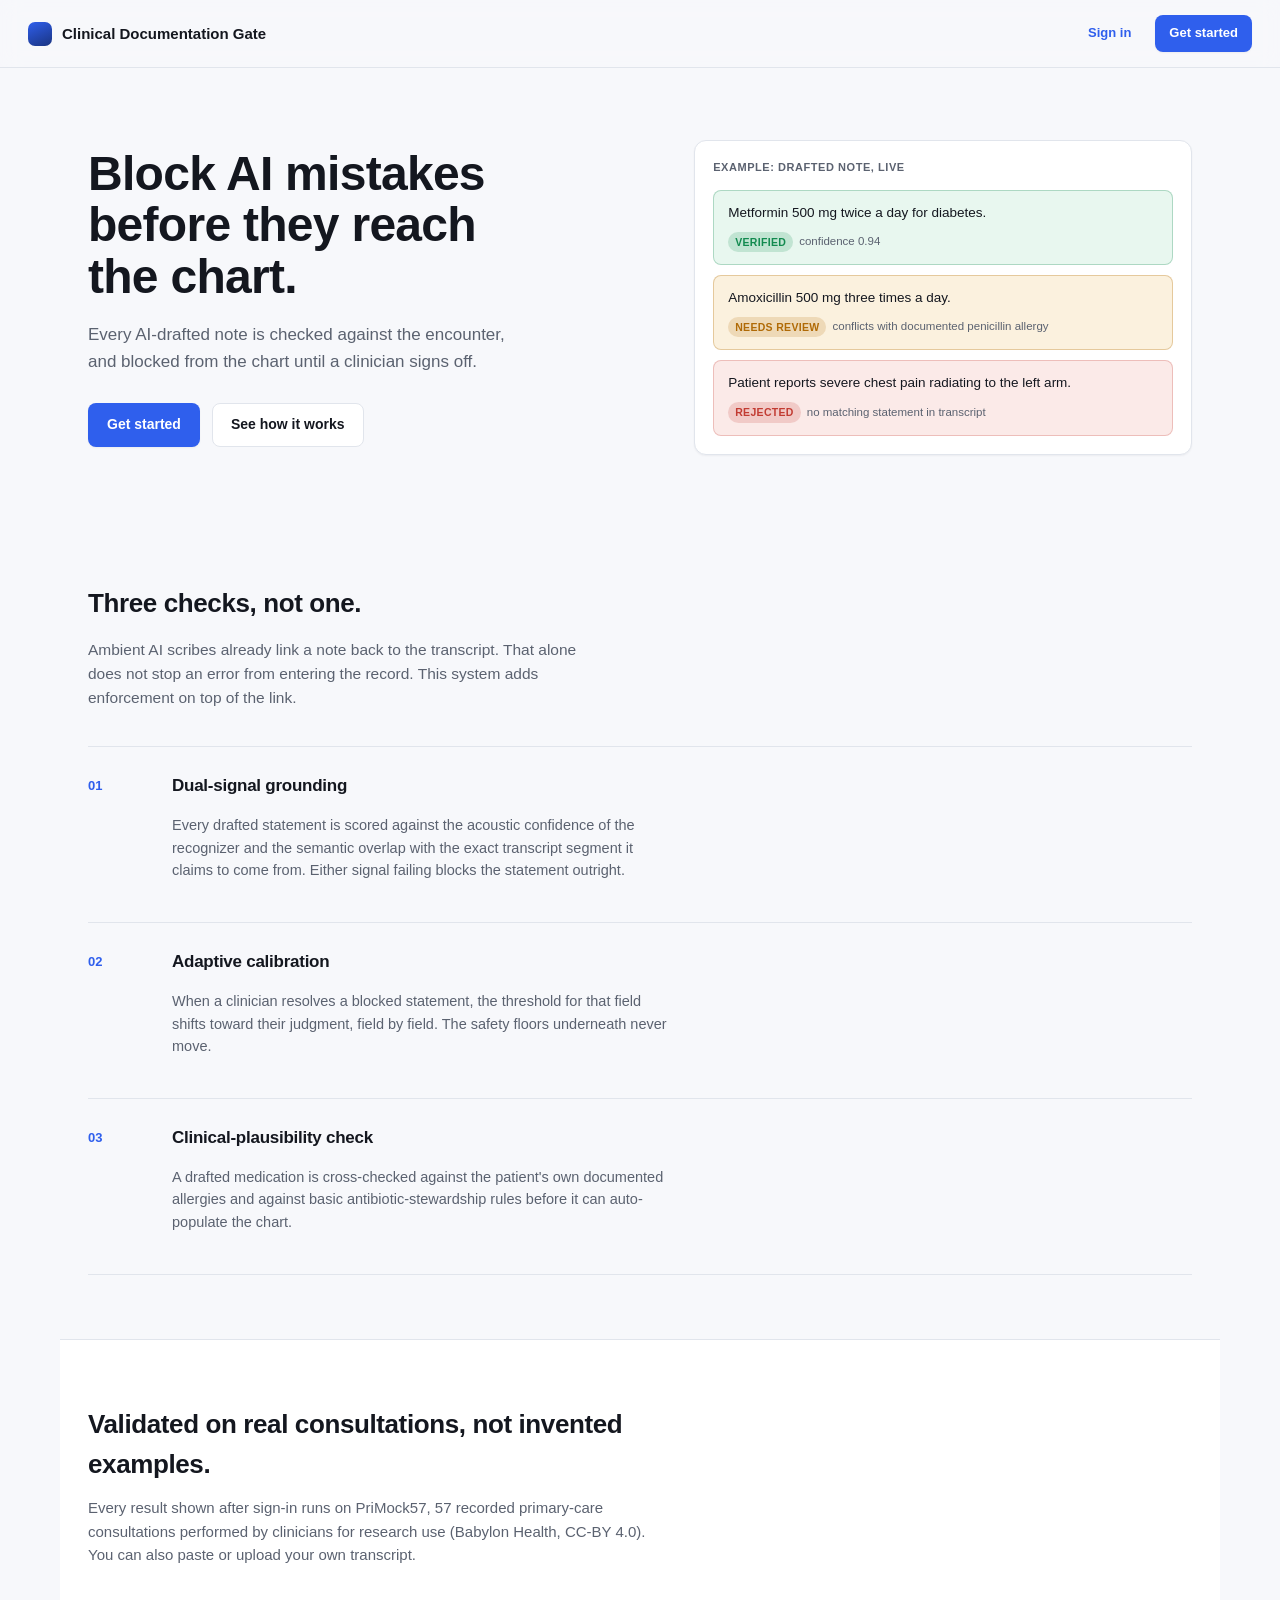
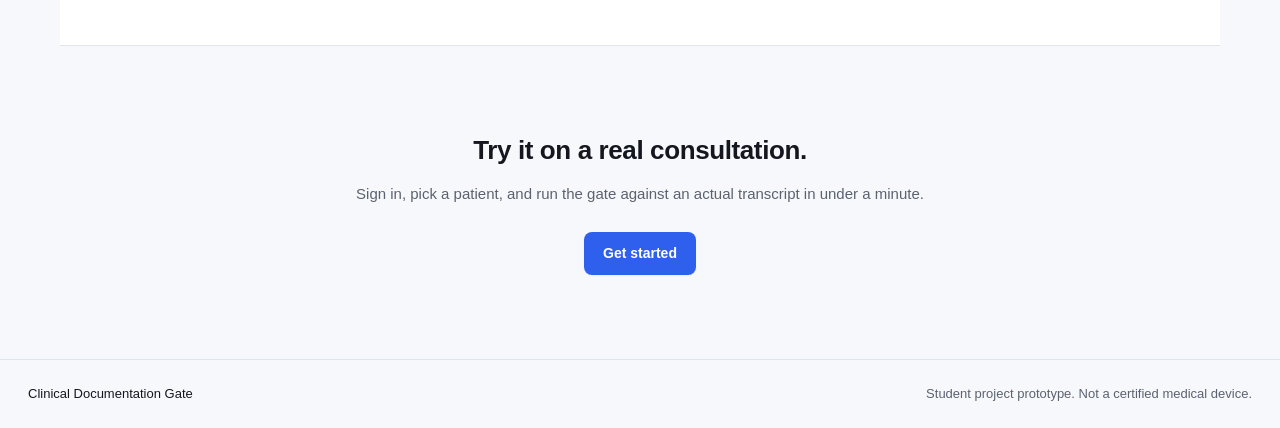
<file: prototype/web/index.html>
<!doctype html>
<html lang="en">
<head>
<meta charset="utf-8">
<meta name="viewport" content="width=device-width, initial-scale=1">
<title>Clinical Documentation Gate</title>
<link rel="stylesheet" href="tokens.css">
<link rel="stylesheet" href="index.css">
</head>
<body>
  <nav class="nav">
    <div class="nav-brand"><span class="mark" aria-hidden="true"></span>Clinical Documentation Gate</div>
    <div class="nav-links">
      <a href="login.html" class="btn btn-ghost btn-sm">Sign in</a>
      <a href="login.html?mode=signup" class="btn btn-primary btn-sm">Get started</a>
    </div>
  </nav>

  <header class="hero">
    <div class="hero-copy">
      <h1>Block AI mistakes before they reach the chart.</h1>
      <p class="hero-sub">Every AI-drafted note is checked against the encounter, and blocked from the chart until a clinician signs off.</p>
      <div class="hero-cta">
        <a href="login.html?mode=signup" class="btn btn-primary">Get started</a>
        <a href="#how" class="btn btn-secondary">See how it works</a>
      </div>
    </div>
    <div class="hero-visual card" aria-hidden="true">
      <div class="preview-label">Example: drafted note, live</div>
      <div class="preview-card verified">
        <div class="preview-text">Metformin 500&nbsp;mg twice a day for diabetes.</div>
        <div class="preview-meta"><span class="badge badge-verified">Verified</span> confidence 0.94</div>
      </div>
      <div class="preview-card pending">
        <div class="preview-text">Amoxicillin 500&nbsp;mg three times a day.</div>
        <div class="preview-meta"><span class="badge badge-pending">Needs review</span> conflicts with documented penicillin allergy</div>
      </div>
      <div class="preview-card rejected">
        <div class="preview-text">Patient reports severe chest pain radiating to the left arm.</div>
        <div class="preview-meta"><span class="badge badge-rejected">Rejected</span> no matching statement in transcript</div>
      </div>
    </div>
  </header>

  <section id="how" class="section">
    <div class="section-intro">
      <h2>Three checks, not one.</h2>
      <p>Ambient AI scribes already link a note back to the transcript. That alone does not stop an error from entering the record. This system adds enforcement on top of the link.</p>
    </div>
    <div class="signal-list">
      <div class="signal-row">
        <div class="signal-index">01</div>
        <div>
          <h3>Dual-signal grounding</h3>
          <p>Every drafted statement is scored against the acoustic confidence of the recognizer and the semantic overlap with the exact transcript segment it claims to come from. Either signal failing blocks the statement outright.</p>
        </div>
      </div>
      <div class="signal-row">
        <div class="signal-index">02</div>
        <div>
          <h3>Adaptive calibration</h3>
          <p>When a clinician resolves a blocked statement, the threshold for that field shifts toward their judgment, field by field. The safety floors underneath never move.</p>
        </div>
      </div>
      <div class="signal-row">
        <div class="signal-index">03</div>
        <div>
          <h3>Clinical-plausibility check</h3>
          <p>A drafted medication is cross-checked against the patient's own documented allergies and against basic antibiotic-stewardship rules before it can auto-populate the chart.</p>
        </div>
      </div>
    </div>
  </section>

  <section class="section band">
    <div class="band-content">
      <h2>Validated on real consultations, not invented examples.</h2>
      <p>Every result shown after sign-in runs on PriMock57, 57 recorded primary-care consultations performed by clinicians for research use (Babylon Health, CC-BY 4.0). You can also paste or upload your own transcript.</p>
    </div>
  </section>

  <section class="section cta-section">
    <h2>Try it on a real consultation.</h2>
    <p>Sign in, pick a patient, and run the gate against an actual transcript in under a minute.</p>
    <a href="login.html?mode=signup" class="btn btn-primary">Get started</a>
  </section>

  <footer class="footer">
    <span>Clinical Documentation Gate</span>
    <span class="muted">Student project prototype. Not a certified medical device.</span>
  </footer>
</body>
</html>
</file>
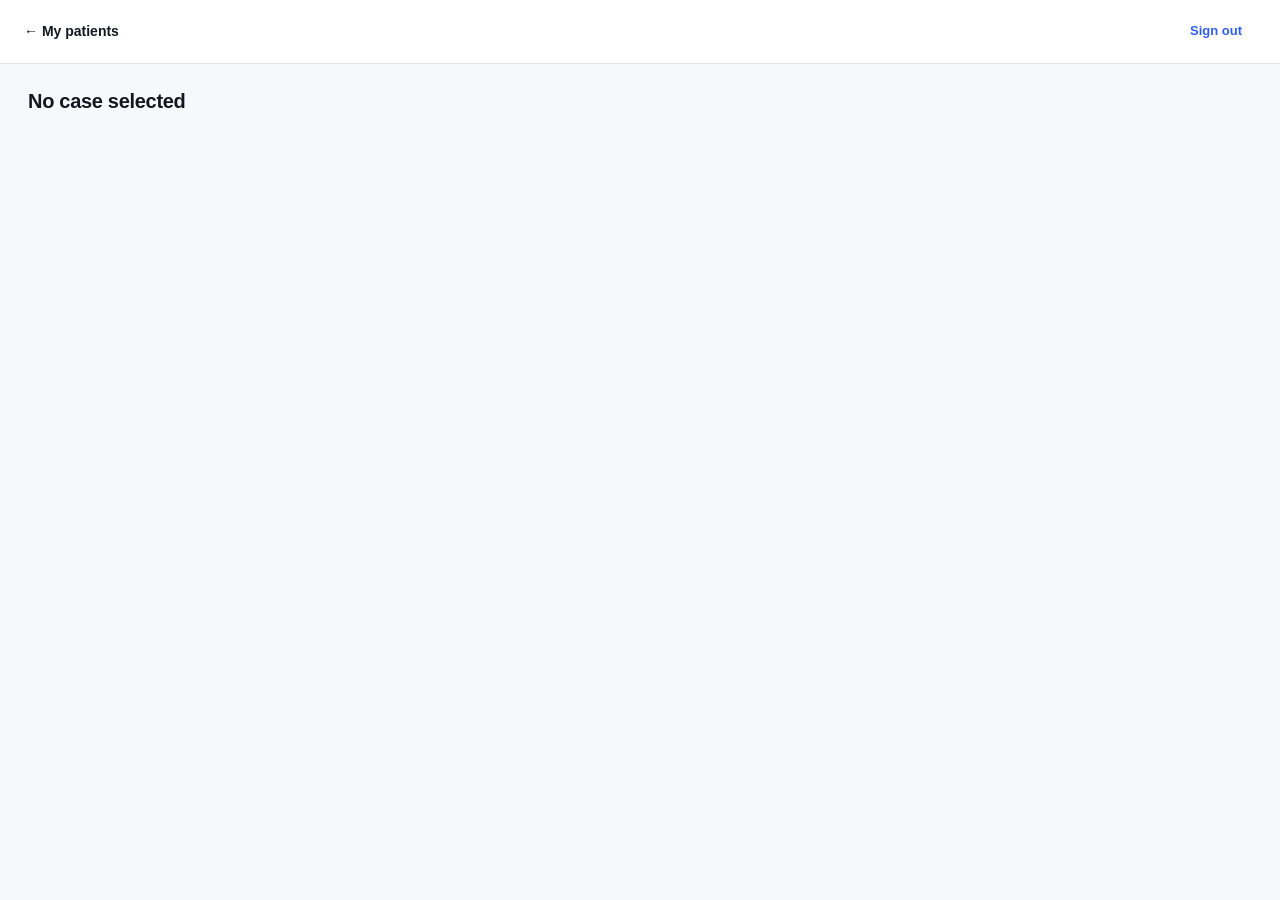
<file: prototype/web/case.html>
<!doctype html>
<html lang="en">
<head>
<meta charset="utf-8">
<meta name="viewport" content="width=device-width, initial-scale=1">
<title>Case — Clinical Documentation Gate</title>
<link rel="stylesheet" href="tokens.css">
<link rel="stylesheet" href="case.css">
</head>
<body>
  <nav class="topbar">
    <a href="app.html" class="back-link">&larr; My patients</a>
    <div class="topbar-right">
      <span id="doctor-name" class="muted"></span>
      <button id="logout-btn" class="btn btn-ghost btn-sm">Sign out</button>
    </div>
  </nav>

  <header class="case-header">
    <h1 id="case-title">Loading case…</h1>
    <p class="muted" id="case-meta"></p>
    <dl class="pipeline-meta" id="pipeline-meta"></dl>
  </header>

  <main id="app" class="layout" hidden>
    <section class="panel transcript-panel">
      <h2>Source transcript</h2>
      <p class="panel-hint">Underlined words were recognised with low confidence. Click a fact to see its quoted evidence.</p>
      <div id="transcript" class="transcript"></div>
    </section>

    <section class="panel note-panel">
      <h2>Structured note</h2>
      <div id="note-fields"></div>

      <div id="pending-block" class="sub-block" hidden>
        <h3 class="pending-heading">Pending your review</h3>
        <div id="pending-list"></div>
      </div>

      <div id="rejected-block" class="sub-block" hidden>
        <h3 class="rejected-heading">Reviewed and rejected</h3>
        <div id="rejected-list"></div>
      </div>
    </section>

    <section class="panel side-panel">
      <div class="sub-block">
        <h3>Adaptive thresholds</h3>
        <p class="panel-hint">Your thresholds across all your cases. Each approve/reject of a borderline fact moves that field's bar; they start at 0.75.</p>
        <table id="calibration-table" class="calibration-table">
          <thead><tr><th>Field</th><th>Auto-insert threshold</th><th></th></tr></thead>
          <tbody></tbody>
        </table>
      </div>

      <div class="sub-block">
        <button id="audit-toggle" class="btn btn-ghost btn-sm">Show audit trail</button>
        <div id="audit-log" class="audit-log" hidden></div>
      </div>
    </section>
  </main>

  <audio id="player" preload="none" hidden></audio>
  <script src="case.js"></script>
</body>
</html>
</file>
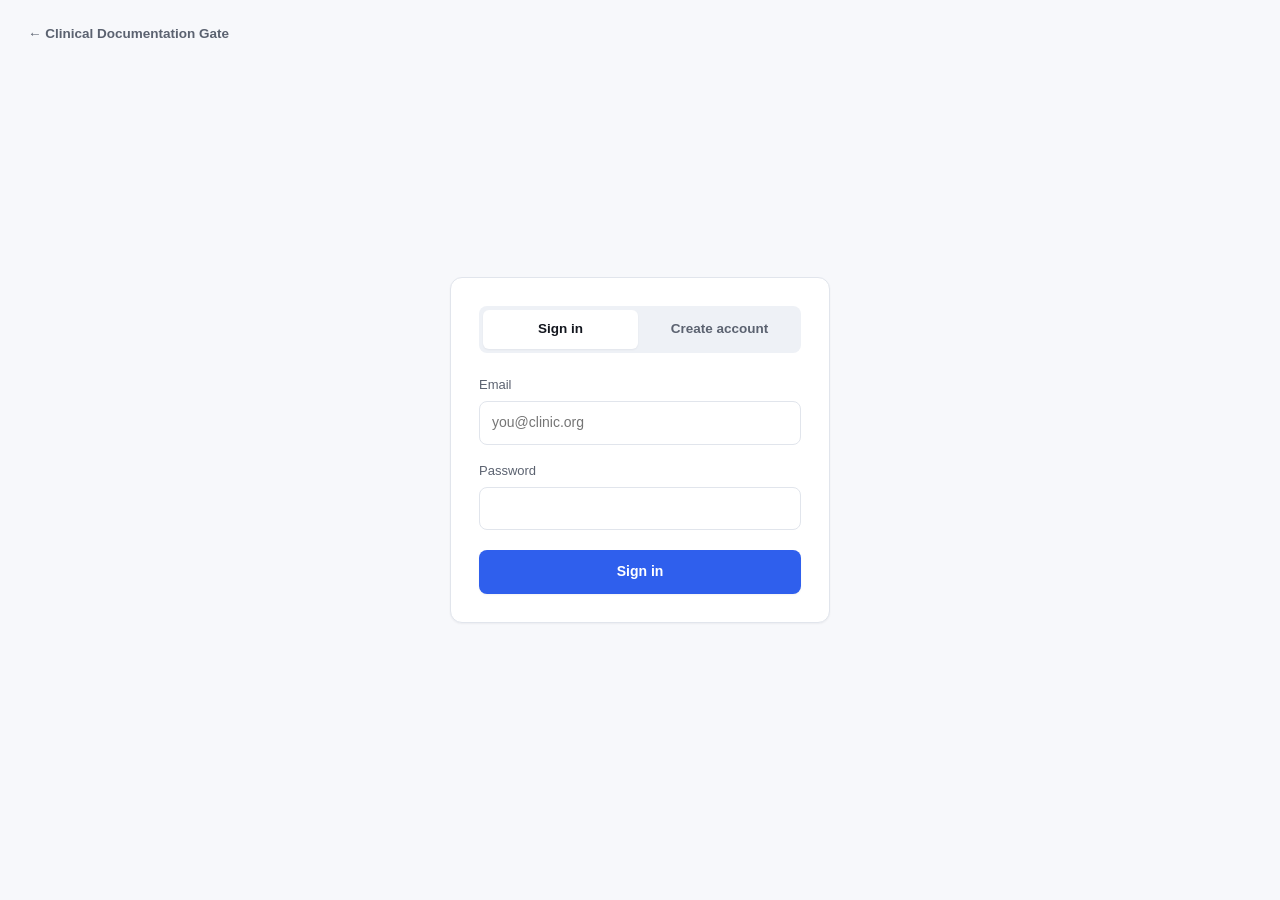
<file: prototype/web/login.html>
<!doctype html>
<html lang="en">
<head>
<meta charset="utf-8">
<meta name="viewport" content="width=device-width, initial-scale=1">
<title>Sign in — Clinical Documentation Gate</title>
<link rel="stylesheet" href="tokens.css">
<link rel="stylesheet" href="auth.css">
</head>
<body>
  <a href="/" class="back-link">&larr; Clinical Documentation Gate</a>

  <main class="auth-wrap">
    <div class="auth-card card">
      <div class="tabs">
        <button class="tab" id="tab-login">Sign in</button>
        <button class="tab" id="tab-signup">Create account</button>
      </div>

      <form id="login-form" class="auth-form">
        <label>Email
          <input type="email" id="login-email" required autocomplete="email" placeholder="you@clinic.org">
        </label>
        <label>Password
          <input type="password" id="login-password" required autocomplete="current-password">
        </label>
        <p class="error" id="login-error" hidden></p>
        <button type="submit" class="btn btn-primary">Sign in</button>
      </form>

      <form id="signup-form" class="auth-form" hidden>
        <label>Full name
          <input type="text" id="signup-name" required autocomplete="name" placeholder="Dr. Asha Rao">
        </label>
        <label>Email
          <input type="email" id="signup-email" required autocomplete="email" placeholder="you@clinic.org">
        </label>
        <label>Password
          <input type="password" id="signup-password" required autocomplete="new-password" minlength="6">
        </label>
        <p class="error" id="signup-error" hidden></p>
        <button type="submit" class="btn btn-primary">Create account</button>
      </form>
    </div>
  </main>

  <script src="auth.js"></script>
</body>
</html>
</file>
<file: prototype/web/tokens.css>
:root {
  --bg: #f7f8fb;
  --surface: #ffffff;
  --surface-2: #eef1f6;
  --border: #e1e5ec;
  --text: #14171f;
  --text-muted: #5b6270;
  --accent: #2f5fed;
  --accent-hover: #2649c4;
  --accent-contrast: #ffffff;
  --accent-soft: #e9eefd;

  --verified: #128a4f;
  --verified-bg: #e8f7ef;
  --pending: #b06a06;
  --pending-bg: #fbf1de;
  --rejected: #c23b32;
  --rejected-bg: #fbeae8;

  --radius-sm: 8px;
  --radius: 12px;
  --radius-lg: 18px;
  --shadow-sm: 0 1px 2px rgba(20, 23, 31, 0.05);
  --shadow: 0 2px 8px rgba(20, 23, 31, 0.06), 0 10px 28px rgba(20, 23, 31, 0.05);
}

@media (prefers-color-scheme: dark) {
  :root {
    --bg: #0d0f14;
    --surface: #161a22;
    --surface-2: #1d222c;
    --border: #2a2f3a;
    --text: #eef0f4;
    --text-muted: #97a0b3;
    --accent: #5b86ff;
    --accent-hover: #7a9dff;
    --accent-contrast: #0a0e18;
    --accent-soft: #1a2440;

    --verified: #3fc17d;
    --verified-bg: #123423;
    --pending: #e2a13a;
    --pending-bg: #362510;
    --rejected: #ef6a60;
    --rejected-bg: #351514;

    --shadow-sm: 0 1px 2px rgba(0, 0, 0, 0.3);
    --shadow: 0 4px 16px rgba(0, 0, 0, 0.35), 0 14px 36px rgba(0, 0, 0, 0.3);
  }
}

* { box-sizing: border-box; }

/* The hidden attribute must always win over component display rules
   (flex/grid) that share its specificity - this is the standard fix
   used by most CSS frameworks. */
[hidden] { display: none !important; }

html, body {
  margin: 0;
  background: var(--bg);
  color: var(--text);
  font-family: -apple-system, BlinkMacSystemFont, "Segoe UI", Roboto, Helvetica, Arial, sans-serif;
}

body { font-size: 15px; line-height: 1.55; }

a { color: var(--accent); }

h1, h2, h3, h4 { margin: 0; letter-spacing: -0.015em; }

.btn {
  display: inline-flex; align-items: center; justify-content: center; gap: 8px;
  font: inherit; font-size: 14px; font-weight: 600;
  border-radius: var(--radius-sm); padding: 10px 18px; border: 1px solid transparent;
  cursor: pointer; transition: transform 0.12s ease, background 0.15s ease, box-shadow 0.15s ease;
  white-space: nowrap; text-decoration: none;
}
.btn:active { transform: scale(0.97); }
.btn:disabled { opacity: 0.55; cursor: default; transform: none; }

.btn-primary { background: var(--accent); color: var(--accent-contrast); box-shadow: var(--shadow-sm); }
.btn-primary:hover:not(:disabled) { background: var(--accent-hover); }

.btn-secondary { background: var(--surface); color: var(--text); border-color: var(--border); }
.btn-secondary:hover:not(:disabled) { background: var(--surface-2); }

.btn-ghost { background: transparent; color: var(--accent); }
.btn-ghost:hover:not(:disabled) { background: var(--accent-soft); }

.btn-danger-ghost { background: transparent; color: var(--rejected); border-color: color-mix(in srgb, var(--rejected) 35%, transparent); }
.btn-danger-ghost:hover:not(:disabled) { background: var(--rejected-bg); }

.btn-sm { padding: 7px 13px; font-size: 13px; }

input[type="text"], input[type="email"], input[type="password"], textarea, select {
  font: inherit; font-size: 14px; color: var(--text);
  background: var(--surface); border: 1px solid var(--border);
  border-radius: var(--radius-sm); padding: 10px 12px; width: 100%;
}
input:focus, textarea:focus, select:focus {
  outline: 2px solid color-mix(in srgb, var(--accent) 45%, transparent); outline-offset: 1px; border-color: var(--accent);
}
label { display: flex; flex-direction: column; gap: 6px; font-size: 13px; color: var(--text-muted); font-weight: 500; }

.card { background: var(--surface); border: 1px solid var(--border); border-radius: var(--radius); box-shadow: var(--shadow-sm); }

.muted { color: var(--text-muted); }

@media (prefers-reduced-motion: reduce) {
  * { transition: none !important; animation: none !important; }
}
</file>
<file: prototype/web/index.css>
.nav {
  height: 68px; padding: 0 28px;
  display: flex; align-items: center; justify-content: space-between;
  border-bottom: 1px solid var(--border);
  position: sticky; top: 0; background: color-mix(in srgb, var(--bg) 88%, transparent);
  backdrop-filter: blur(10px);
  z-index: 10;
}
.nav-brand { display: flex; align-items: center; gap: 10px; font-weight: 650; font-size: 15px; }
.mark { width: 24px; height: 24px; border-radius: 7px; background: linear-gradient(155deg, var(--accent), color-mix(in srgb, var(--accent) 55%, black)); }
.nav-links { display: flex; gap: 10px; align-items: center; }

.hero {
  max-width: 1160px; margin: 0 auto;
  padding: 72px 28px 64px;
  display: grid; grid-template-columns: 1.05fr 0.95fr; gap: 56px; align-items: center;
}
.hero-copy h1 { font-size: clamp(32px, 4.4vw, 48px); line-height: 1.08; font-weight: 700; max-width: 15ch; }
.hero-sub { font-size: 17px; color: var(--text-muted); max-width: 46ch; margin-top: 18px; line-height: 1.6; }
.hero-cta { display: flex; gap: 12px; margin-top: 28px; flex-wrap: wrap; }

.hero-visual { padding: 18px; display: flex; flex-direction: column; gap: 10px; }
.preview-label { font-size: 11px; font-weight: 700; text-transform: uppercase; letter-spacing: 0.05em; color: var(--text-muted); margin-bottom: 4px; }
.preview-card { border-radius: var(--radius-sm); padding: 12px 14px; font-size: 13.5px; border: 1px solid transparent; }
.preview-card.verified { background: var(--verified-bg); border-color: color-mix(in srgb, var(--verified) 28%, transparent); }
.preview-card.pending { background: var(--pending-bg); border-color: color-mix(in srgb, var(--pending) 30%, transparent); }
.preview-card.rejected { background: var(--rejected-bg); border-color: color-mix(in srgb, var(--rejected) 25%, transparent); }
.preview-text { margin-bottom: 8px; }
.preview-meta { font-size: 11.5px; color: var(--text-muted); display: flex; gap: 6px; align-items: center; flex-wrap: wrap; }
.badge { font-size: 10.5px; font-weight: 700; text-transform: uppercase; letter-spacing: 0.03em; padding: 2px 7px; border-radius: 999px; }
.badge-verified { background: color-mix(in srgb, var(--verified) 18%, transparent); color: var(--verified); }
.badge-pending { background: color-mix(in srgb, var(--pending) 18%, transparent); color: var(--pending); }
.badge-rejected { background: color-mix(in srgb, var(--rejected) 18%, transparent); color: var(--rejected); }

.section { max-width: 1160px; margin: 0 auto; padding: 64px 28px; }
.section-intro { max-width: 60ch; margin-bottom: 36px; }
.section-intro h2, .section h2 { font-size: 26px; font-weight: 680; margin-bottom: 12px; }
.section-intro p { color: var(--text-muted); font-size: 15.5px; }

.signal-list { display: flex; flex-direction: column; gap: 0; border-top: 1px solid var(--border); }
.signal-row { display: grid; grid-template-columns: 64px 1fr; gap: 20px; padding: 26px 0; border-bottom: 1px solid var(--border); }
.signal-index { font-size: 13px; font-weight: 700; color: var(--accent); font-variant-numeric: tabular-nums; padding-top: 3px; }
.signal-row h3 { font-size: 17px; font-weight: 650; margin-bottom: 8px; }
.signal-row p { color: var(--text-muted); max-width: 62ch; font-size: 14.5px; }

.band { background: var(--surface); border-top: 1px solid var(--border); border-bottom: 1px solid var(--border); }
.band-content { max-width: 68ch; }
.band-content p { color: var(--text-muted); margin-top: 12px; font-size: 15px; }

.cta-section { text-align: center; padding: 84px 28px; }
.cta-section p { color: var(--text-muted); margin: 10px 0 26px; }

.footer {
  display: flex; justify-content: space-between; flex-wrap: wrap; gap: 8px;
  padding: 24px 28px; border-top: 1px solid var(--border); font-size: 13px;
}

@media (max-width: 860px) {
  .hero { grid-template-columns: 1fr; padding-top: 48px; }
  .signal-row { grid-template-columns: 1fr; gap: 6px; }
}
</file>
<file: prototype/web/case.css>
.topbar {
  height: 64px; padding: 0 24px;
  display: flex; align-items: center; justify-content: space-between;
  border-bottom: 1px solid var(--border); background: var(--surface);
  position: sticky; top: 0; z-index: 10;
}
.back-link { font-size: 14px; font-weight: 600; color: var(--text); text-decoration: none; }
.back-link:hover { color: var(--accent); }
.topbar-right { display: flex; align-items: center; gap: 14px; font-size: 13.5px; }

.case-header { max-width: 1400px; margin: 0 auto; padding: 22px 28px 0; }
.case-header h1 { font-size: 20px; font-weight: 650; }
.case-header p { margin-top: 4px; font-size: 13px; }

.layout {
  display: grid;
  grid-template-columns: minmax(0, 1fr) minmax(0, 1.3fr) minmax(0, 0.85fr);
  gap: 18px;
  padding: 20px 28px 40px;
  max-width: 1400px;
  margin: 0 auto;
  align-items: start;
}
.layout[hidden] { display: none; }

.panel { background: var(--surface); border: 1px solid var(--border); border-radius: var(--radius); padding: 18px 20px; box-shadow: var(--shadow-sm); }
.panel h2 { font-size: 13px; font-weight: 650; text-transform: uppercase; letter-spacing: 0.04em; color: var(--text-muted); margin-bottom: 14px; }
.panel h3 { font-size: 13px; font-weight: 650; margin-bottom: 10px; }

.transcript { max-height: 680px; overflow-y: auto; display: flex; flex-direction: column; gap: 10px; padding-right: 4px; }
.segment { padding: 10px 13px; border-radius: var(--radius-sm); background: var(--surface-2); }
.segment .speaker { font-size: 11px; font-weight: 700; letter-spacing: 0.04em; text-transform: uppercase; color: var(--text-muted); display: block; margin-bottom: 3px; }
.segment.speaker-doctor .speaker { color: var(--accent); }
.segment .seg-text { font-size: 13.5px; }
.segment .seg-id { color: var(--text-muted); font-size: 11px; margin-left: 6px; }

.field-group { margin-bottom: 18px; }
.field-group:last-child { margin-bottom: 0; }
.field-group h4 { font-size: 12px; font-weight: 700; text-transform: uppercase; letter-spacing: 0.04em; color: var(--text-muted); margin: 0 0 8px; }

.fact-card { border-radius: var(--radius-sm); padding: 11px 14px; margin-bottom: 8px; font-size: 13.5px; border: 1px solid transparent; transition: opacity 0.3s ease; }
.fact-card.status-verified { background: var(--verified-bg); border-color: color-mix(in srgb, var(--verified) 25%, transparent); }
.fact-card.status-pending { background: var(--pending-bg); border-color: color-mix(in srgb, var(--pending) 30%, transparent); }
.fact-card.status-rejected { background: var(--rejected-bg); border-color: color-mix(in srgb, var(--rejected) 25%, transparent); text-decoration: line-through; opacity: 0.75; }

.fact-card .fact-meta { display: flex; gap: 8px; align-items: center; flex-wrap: wrap; font-size: 11px; color: var(--text-muted); margin-top: 6px; text-decoration: none; }
.fact-card .fact-reason { font-size: 12px; margin-top: 6px; color: var(--pending); text-decoration: none; }
.fact-card .fact-actions { display: flex; gap: 8px; margin-top: 10px; }

.badge { font-size: 10.5px; font-weight: 700; text-transform: uppercase; letter-spacing: 0.03em; padding: 2px 7px; border-radius: 999px; }
.badge-verified { background: color-mix(in srgb, var(--verified) 18%, transparent); color: var(--verified); }
.badge-pending { background: color-mix(in srgb, var(--pending) 18%, transparent); color: var(--pending); }
.badge-rejected { background: color-mix(in srgb, var(--rejected) 18%, transparent); color: var(--rejected); }

.sub-block { margin-top: 20px; padding-top: 18px; border-top: 1px solid var(--border); }
.sub-block:first-child { margin-top: 0; padding-top: 0; border-top: none; }
.pending-heading { color: var(--pending); }
.rejected-heading { color: var(--rejected); }

.calibration-table { width: 100%; border-collapse: collapse; font-size: 12.5px; }
.calibration-table th { text-align: left; color: var(--text-muted); font-weight: 600; padding: 4px 0; border-bottom: 1px solid var(--border); }
.calibration-table td { padding: 7px 0; border-bottom: 1px solid var(--border); }
.calibration-table tr:last-child td { border-bottom: none; }
.threshold-changed { color: var(--accent); font-weight: 700; }

.audit-log { margin-top: 12px; max-height: 320px; overflow-y: auto; font-family: ui-monospace, SFMono-Regular, Menlo, monospace; font-size: 11px; display: flex; flex-direction: column; gap: 6px; }
.audit-entry { padding: 7px 9px; background: var(--surface-2); border-radius: 6px; word-break: break-word; }

@media (max-width: 1080px) {
  .layout { grid-template-columns: 1fr; }
  .transcript { max-height: 320px; }
}

/* --- pipeline provenance --- */
.pipeline-meta { display: flex; flex-wrap: wrap; gap: 6px 22px; margin: 10px 0 0; font-size: 12.5px; }
.pipeline-meta div { display: flex; gap: 6px; }
.pipeline-meta dt { color: var(--text-muted); }
.pipeline-meta dd { margin: 0; font-weight: 550; }
.panel-hint { font-size: 12px; color: var(--text-muted); margin: -6px 0 12px; }

/* --- transcript segments --- */
.segment { border: 1px solid transparent; transition: border-color 0.2s ease, background 0.2s ease; }
.segment.cited { border-color: var(--accent); background: var(--accent-soft); }
.seg-head { display: flex; align-items: center; justify-content: space-between; gap: 8px; margin-bottom: 3px; }
.seg-head .speaker { margin-bottom: 0; }
.segment.speaker-other .speaker { color: var(--pending); }
.seg-inferred { margin-left: 6px; font-size: 10px; font-weight: 600; text-transform: none; letter-spacing: 0; color: var(--text-muted); border: 1px solid var(--border); border-radius: 999px; padding: 0 6px; }
.seg-tools { display: flex; align-items: center; gap: 8px; font-size: 11px; color: var(--text-muted); font-variant-numeric: tabular-nums; }
.seg-acoustic { padding: 1px 6px; border-radius: 999px; background: var(--surface); }
.seg-acoustic.low { color: var(--rejected); background: var(--rejected-bg); }
.play {
  width: 24px; height: 24px; border-radius: 50%; border: 1px solid var(--border); background: var(--surface);
  color: var(--accent); font-size: 9px; cursor: pointer; display: inline-flex; align-items: center; justify-content: center; padding: 0 0 0 2px;
}
.play:hover { border-color: var(--accent); }
.w.weak { text-decoration: underline wavy color-mix(in srgb, var(--rejected) 70%, transparent); text-underline-offset: 3px; }
.w.corrected { text-decoration: underline dotted var(--accent); text-underline-offset: 3px; }
.w.quoted, .segment mark { background: color-mix(in srgb, var(--accent) 22%, transparent); color: inherit; border-radius: 3px; }

/* --- fact cards --- */
.fact-card { cursor: pointer; }
.fact-card.selected { outline: 2px solid var(--accent); outline-offset: 1px; }
.fact-card:focus-visible { outline: 2px solid var(--accent); outline-offset: 1px; }
.fact-card.status-rejected .fact-value { text-decoration: line-through; }
.fact-card.status-rejected { text-decoration: none; }
.sig { font-variant-numeric: tabular-nums; }
.sig b { color: var(--text); font-weight: 650; }
.sig-bad b { color: var(--rejected); }
.sig-na b { color: var(--text-muted); font-weight: 500; }
.fact-src { margin-left: auto; }
.evidence, .plaus { list-style: none; margin: 8px 0 0; padding: 0; display: flex; flex-direction: column; gap: 4px; font-size: 12px; }
.evidence li { color: var(--text-muted); font-style: italic; }
.evidence li.missing { color: var(--rejected); }
.ev-seg { font-style: normal; font-weight: 650; margin-right: 6px; color: var(--accent); }
.ev-miss { font-style: normal; font-weight: 600; }
.plaus li { color: var(--text); }
.plaus-tag { display: inline-block; font-size: 10.5px; font-weight: 700; text-transform: uppercase; letter-spacing: 0.03em; color: var(--rejected); margin-right: 6px; }
.play.playing { background: var(--accent); color: var(--accent-contrast); border-color: var(--accent); padding: 0; }
.cal-origin { font-size: 11px; color: var(--text-muted); text-align: right; }
.cal-origin.learned { color: var(--accent); font-weight: 600; }
.delta { font-size: 11px; font-weight: 600; margin-left: 4px; }
.fact-hint { font-size: 11.5px; color: var(--text-muted); align-self: center; }
</file>
<file: prototype/web/auth.css>
.back-link {
  position: absolute; top: 24px; left: 28px;
  font-size: 13.5px; font-weight: 600; color: var(--text-muted); text-decoration: none;
}
.back-link:hover { color: var(--text); }

.auth-wrap { min-height: 100dvh; display: flex; align-items: center; justify-content: center; padding: 24px; }

.auth-card { width: 100%; max-width: 380px; padding: 28px; }

.tabs { display: flex; gap: 4px; background: var(--surface-2); border-radius: var(--radius-sm); padding: 4px; margin-bottom: 22px; }
.tab {
  flex: 1; padding: 9px; border: none; background: transparent; border-radius: 6px;
  font: inherit; font-size: 13.5px; font-weight: 600; color: var(--text-muted); cursor: pointer;
}
.tab.active { background: var(--surface); color: var(--text); box-shadow: var(--shadow-sm); }

.auth-form { display: flex; flex-direction: column; gap: 16px; }
.auth-form .btn { margin-top: 4px; }
.error { color: var(--rejected); font-size: 13px; margin: 0; }
</file>
